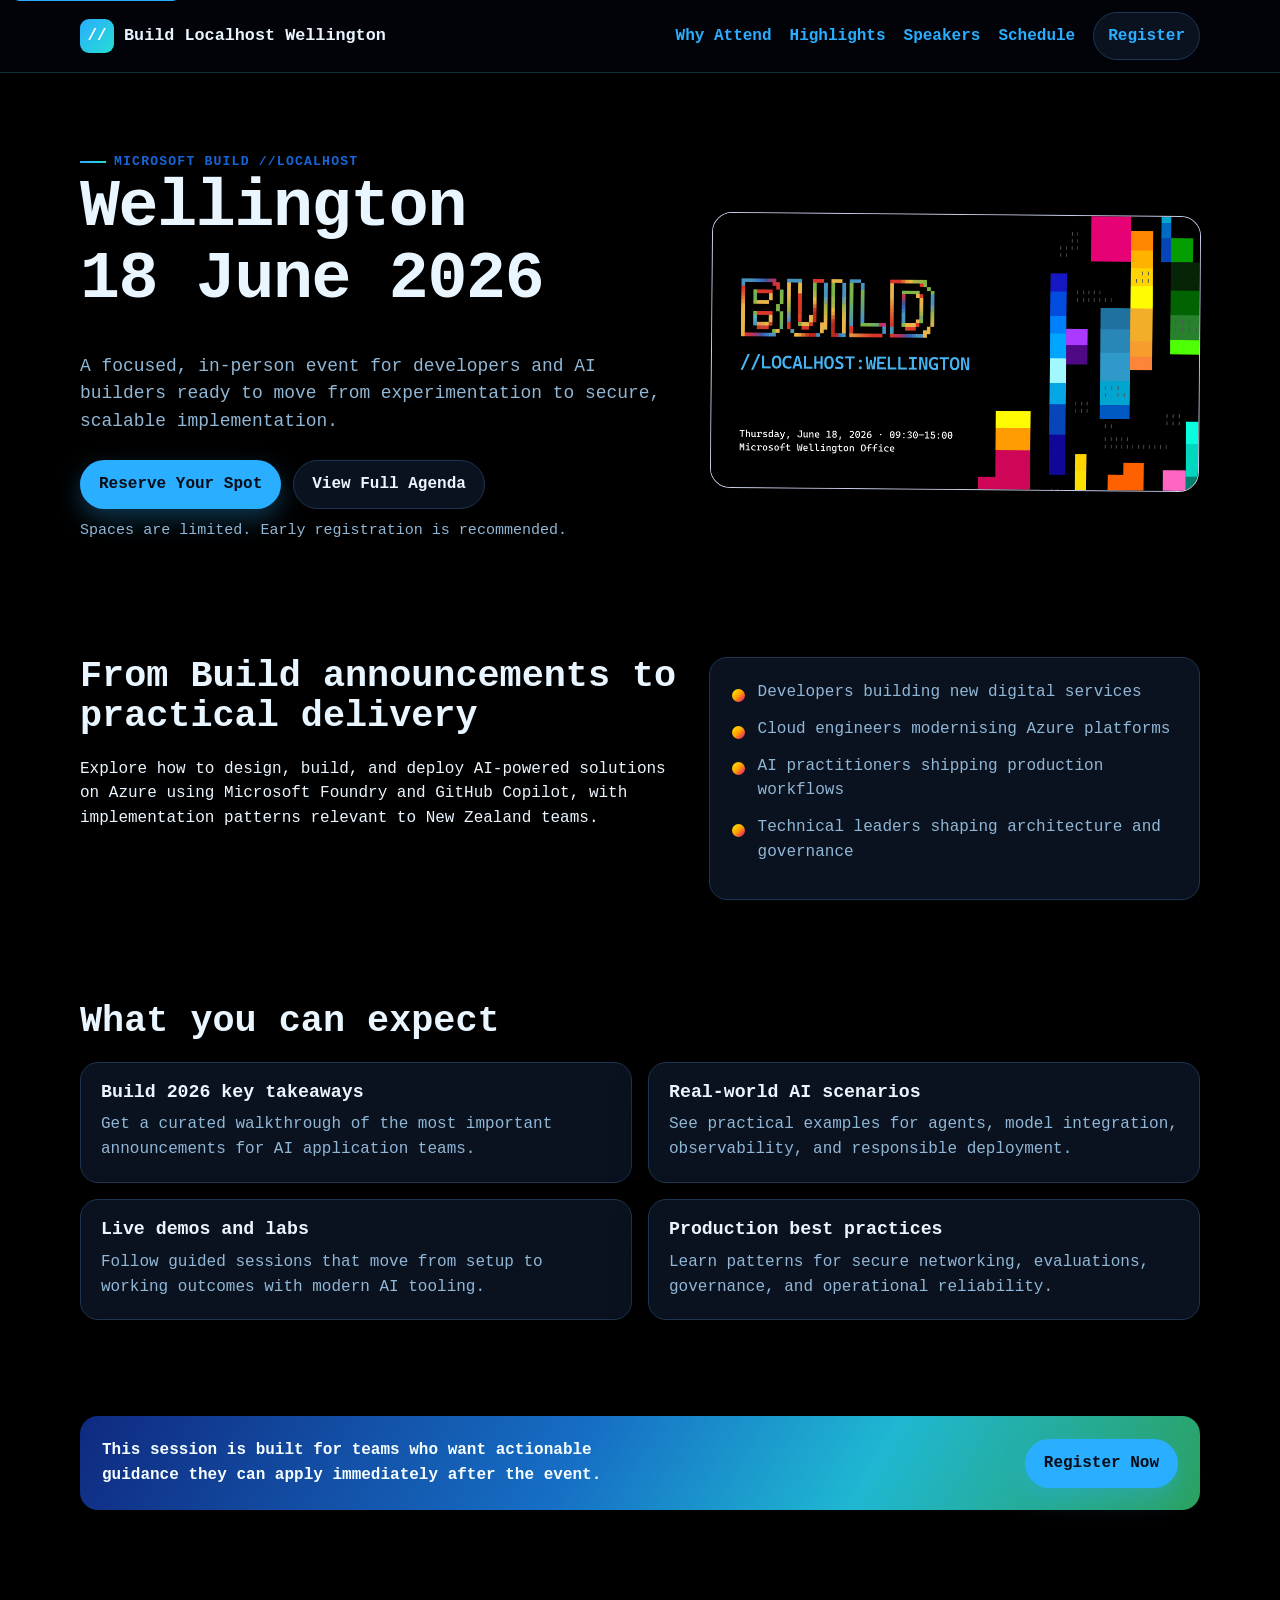
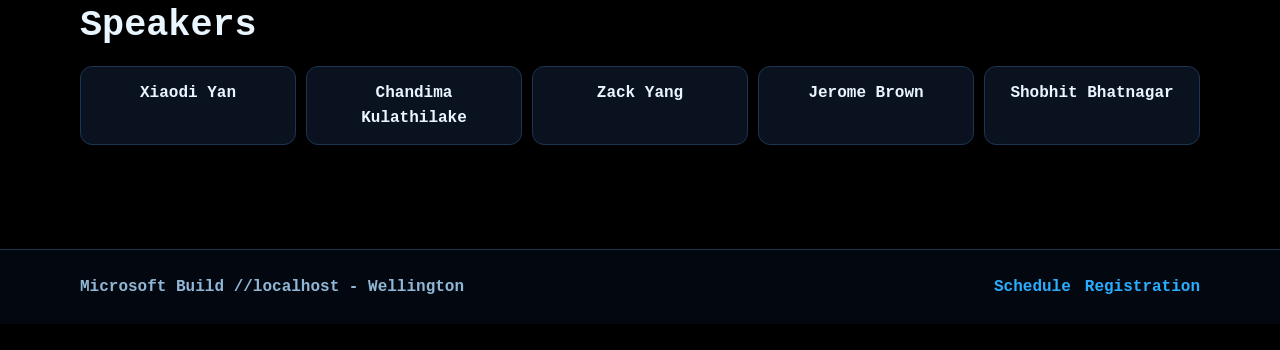
<file: docs/index.html>
<!doctype html>
<html lang="en">
  <head>
    <meta charset="utf-8" />
    <meta name="viewport" content="width=device-width, initial-scale=1" />
    <title>Microsoft Build //localhost - Wellington | 18 June 2026</title>
    <meta
      name="description"
      content="Join the Wellington AI community for Microsoft Build //localhost on 18 June 2026. Learn practical AI app development with Azure, Microsoft Foundry, and GitHub Copilot."
    />
    <meta property="og:title" content="Microsoft Build //localhost - Wellington" />
    <meta
      property="og:description"
      content="A focused in-person event for developers, cloud engineers, and AI practitioners moving from prototype to production."
    />
    <meta property="og:type" content="website" />
    <meta property="og:image" content="assets/images/build-localhost-landscape.png" />
    <meta property="og:url" content="https://<your-org>.github.io/<your-repo>/" />
    <link rel="preconnect" href="https://fonts.googleapis.com" />
    <link rel="preconnect" href="https://fonts.gstatic.com" crossorigin />
    <link
      href="https://fonts.googleapis.com/css2?family=IBM+Plex+Sans:wght@400;500;600;700&family=Space+Grotesk:wght@600;700&display=swap"
      rel="stylesheet"
    />
    <link rel="stylesheet" href="assets/css/style.css" />
  </head>
  <body>
    <a class="skip-link" href="#main">Skip to content</a>

    <header class="site-header">
      <div class="shell nav-wrap">
        <a class="brand" href="index.html" aria-label="Build Localhost Wellington home">
          <span class="brand-mark" aria-hidden="true">//</span>
          <span class="brand-text">Build Localhost Wellington</span>
        </a>

        <button class="nav-toggle" aria-expanded="false" aria-controls="site-nav" aria-label="Open menu">
          Menu
        </button>

        <nav id="site-nav" class="site-nav" aria-label="Primary">
          <a href="#why">Why Attend</a>
          <a href="#highlights">Highlights</a>
          <a href="#speakers">Speakers</a>
          <a href="schedule.html">Schedule</a>
          <a class="btn btn-quiet" href="https://developer.microsoft.com/en-us/reactor/events/27230/" target="_blank" rel="noreferrer">Register</a>
        </nav>
      </div>
    </header>

    <main id="main">
      <section class="hero">
        <div class="hero-bg" aria-hidden="true"></div>
        <div class="shell hero-grid">
          <div class="hero-copy">
            <p class="kicker">Microsoft Build //localhost</p>
            <h1>Wellington<br />18 June 2026</h1>
            <p class="lead">
              A focused, in-person event for developers and AI builders ready to move from experimentation
              to secure, scalable implementation.
            </p>
            <div class="hero-cta">
              <a class="btn btn-primary" href="https://developer.microsoft.com/en-us/reactor/events/27230/" target="_blank" rel="noreferrer">Reserve Your Spot</a>
              <a class="btn btn-ghost" href="schedule.html">View Full Agenda</a>
            </div>
            <p class="subtle">Spaces are limited. Early registration is recommended.</p>
          </div>
          <figure class="hero-image-card">
            <img src="assets/images/build-localhost-landscape.png" alt="Microsoft Build Localhost Wellington event graphic" />
          </figure>
        </div>
      </section>

      <section id="why" class="section section-soft">
        <div class="shell two-col">
          <div>
            <h2>From Build announcements to practical delivery</h2>
            <p>
              Explore how to design, build, and deploy AI-powered solutions on Azure using Microsoft Foundry
              and GitHub Copilot, with implementation patterns relevant to New Zealand teams.
            </p>
          </div>
          <ul class="check-list" aria-label="Target audience">
            <li>Developers building new digital services</li>
            <li>Cloud engineers modernising Azure platforms</li>
            <li>AI practitioners shipping production workflows</li>
            <li>Technical leaders shaping architecture and governance</li>
          </ul>
        </div>
      </section>

      <section id="highlights" class="section">
        <div class="shell">
          <h2>What you can expect</h2>
          <div class="card-grid">
            <article class="feature-card">
              <h3>Build 2026 key takeaways</h3>
              <p>Get a curated walkthrough of the most important announcements for AI application teams.</p>
            </article>
            <article class="feature-card">
              <h3>Real-world AI scenarios</h3>
              <p>See practical examples for agents, model integration, observability, and responsible deployment.</p>
            </article>
            <article class="feature-card">
              <h3>Live demos and labs</h3>
              <p>Follow guided sessions that move from setup to working outcomes with modern AI tooling.</p>
            </article>
            <article class="feature-card">
              <h3>Production best practices</h3>
              <p>Learn patterns for secure networking, evaluations, governance, and operational reliability.</p>
            </article>
          </div>
        </div>
      </section>

      <section class="section section-band">
        <div class="shell band-layout">
          <p class="band-text">
            This session is built for teams who want actionable guidance they can apply immediately after the event.
          </p>
          <a class="btn btn-primary" href="https://developer.microsoft.com/en-us/reactor/events/27230/" target="_blank" rel="noreferrer">Register Now</a>
        </div>
      </section>

      <section id="speakers" class="section">
        <div class="shell">
          <h2>Speakers</h2>
          <ul class="speaker-list" aria-label="Event speakers">
            <li>Xiaodi Yan</li>
            <li>Chandima Kulathilake</li>
            <li>Zack Yang</li>
            <li>Jerome Brown</li>
            <li>Shobhit Bhatnagar</li>
          </ul>
        </div>
      </section>
    </main>

    <footer class="site-footer">
      <div class="shell footer-layout">
        <p>Microsoft Build //localhost - Wellington</p>
        <div class="footer-links">
          <a href="schedule.html">Schedule</a>
          <a href="https://developer.microsoft.com/en-us/reactor/events/27230/" target="_blank" rel="noreferrer">Registration</a>
        </div>
      </div>
    </footer>

    <script src="assets/js/main.js"></script>
  </body>
</html>
</file>
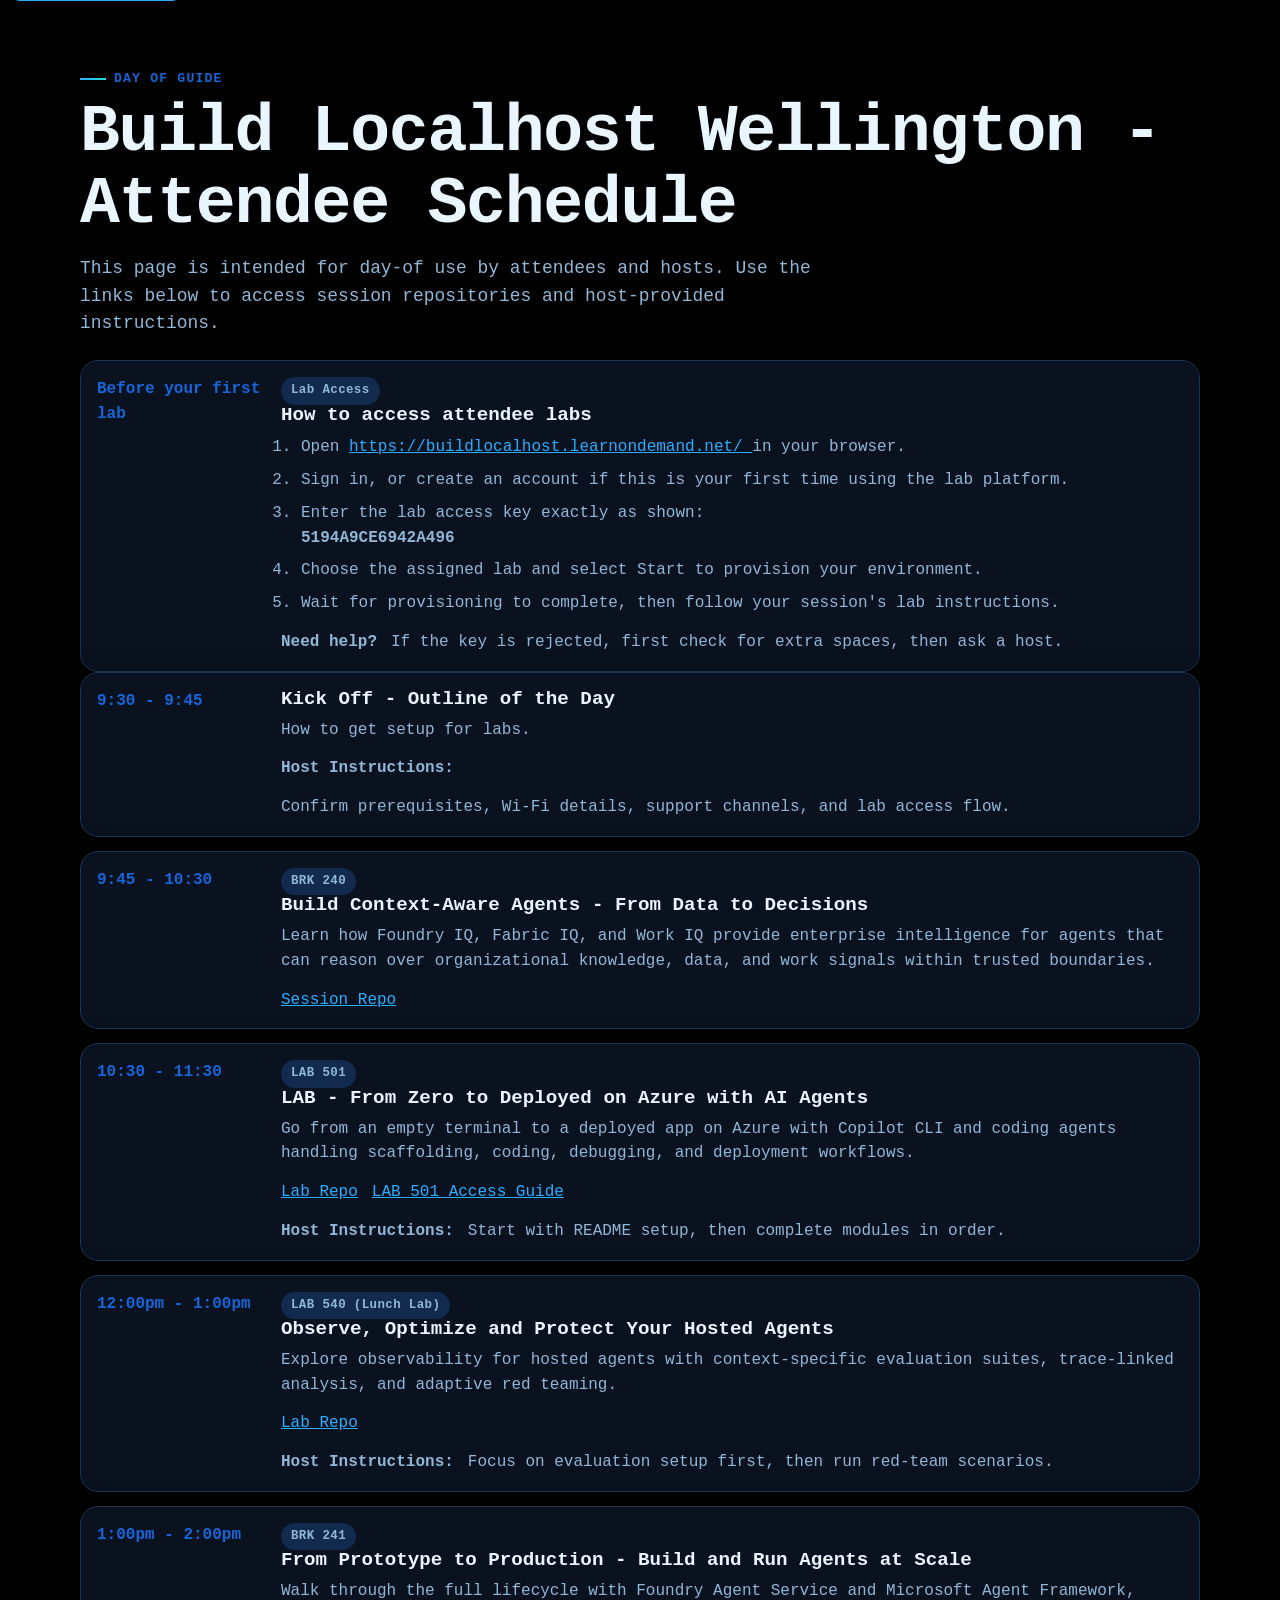
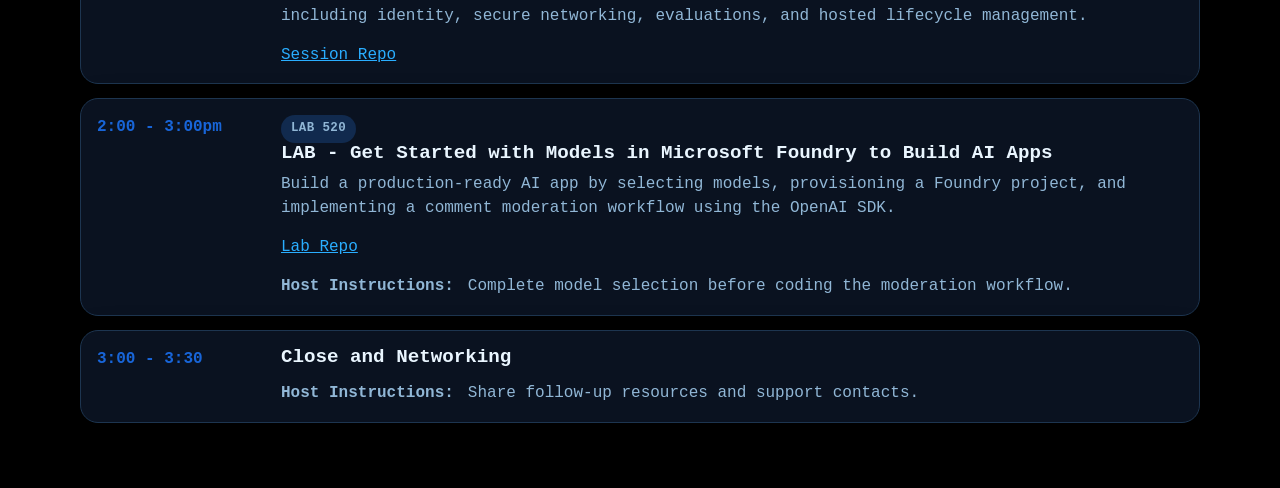
<file: docs/day.html>
<!doctype html>
<html lang="en">
  <head>
    <meta charset="utf-8" />
    <meta name="viewport" content="width=device-width, initial-scale=1" />
    <title>Day Guide | Build Localhost Wellington</title>
    <meta
      name="description"
      content="Attendee day-of schedule for Build Localhost Wellington, including lab repositories and host instructions."
    />
    <link rel="preconnect" href="https://fonts.googleapis.com" />
    <link rel="preconnect" href="https://fonts.gstatic.com" crossorigin />
    <link
      href="https://fonts.googleapis.com/css2?family=IBM+Plex+Sans:wght@400;500;600;700&family=Space+Grotesk:wght@600;700&display=swap"
      rel="stylesheet"
    />
    <link rel="stylesheet" href="assets/css/style.css" />
  </head>
  <body>
    <a class="skip-link" href="#main">Skip to content</a>

    <main id="main" class="section">
      <div class="shell">
        <p class="kicker">Day Of Guide</p>
        <h1 class="page-title">Build Localhost Wellington - Attendee Schedule</h1>
        <p class="lead compact">
          This page is intended for day-of use by attendees and hosts. Use the links below to access session
          repositories and host-provided instructions.
        </p>

        <section id="lab-access" class="agenda" aria-label="Lab access">
          <article class="session-card" data-type="other">
            <div class="session-time">Before your first lab</div>
            <div class="session-main">
              <p class="tag">Lab Access</p>
              <h2>How to access attendee labs</h2>
              <ol class="lab-steps">
                <li>
                  Open
                  <a href="https://buildlocalhost.learnondemand.net/" target="_blank" rel="noreferrer">
                    https://buildlocalhost.learnondemand.net/
                  </a>
                  in your browser.
                </li>
                <li>Sign in, or create an account if this is your first time using the lab platform.</li>
                <li>
                  Enter the lab access key exactly as shown:<br />
                  <strong>5194A9CE6942A496</strong>
                </li>
                <li>Choose the assigned lab and select Start to provision your environment.</li>
                <li>Wait for provisioning to complete, then follow your session's lab instructions.</li>
              </ol>
              <p class="session-links">
                <strong>Need help?</strong> If the key is rejected, first check for extra spaces, then ask a host.
              </p>
            </div>
          </article>
        </section>

        <section class="agenda" aria-label="Day schedule">
          <article class="session-card" data-type="other">
            <div class="session-time">9:30 - 9:45</div>
            <div class="session-main">
              <h2>Kick Off - Outline of the Day</h2>
              <p>How to get setup for labs.</p>
              <p class="session-links">
                <strong>Host Instructions:</strong> Confirm prerequisites, Wi-Fi details, support channels, and lab access flow.
              </p>
            </div>
          </article>

          <article class="session-card" data-type="brk">
            <div class="session-time">9:45 - 10:30</div>
            <div class="session-main">
              <p class="tag">BRK 240</p>
              <h2>Build Context-Aware Agents - From Data to Decisions</h2>
              <p>
                Learn how Foundry IQ, Fabric IQ, and Work IQ provide enterprise intelligence for agents that can
                reason over organizational knowledge, data, and work signals within trusted boundaries.
              </p>
              <p class="session-links">
                <a href="https://aka.ms/build26/BRK240" target="_blank" rel="noreferrer">Session Repo</a>
              </p>
            </div>
          </article>

          <article class="session-card" data-type="lab">
            <div class="session-time">10:30 - 11:30</div>
            <div class="session-main">
              <p class="tag">LAB 501</p>
              <h2>LAB - From Zero to Deployed on Azure with AI Agents</h2>
              <p>
                Go from an empty terminal to a deployed app on Azure with Copilot CLI and coding agents handling
                scaffolding, coding, debugging, and deployment workflows.
              </p>
              <p class="session-links">
                <a href="https://github.com/microsoft/Build26-LAB501-from-zero-to-deployed-on-azure-with-ai-agents" target="_blank" rel="noreferrer">Lab Repo</a>
                <a href="lab501.html">LAB 501 Access Guide</a>
              </p>
              <p class="session-links">
                <strong>Host Instructions:</strong> Start with README setup, then complete modules in order.
              </p>
            </div>
          </article>

          <article class="session-card" data-type="lab">
            <div class="session-time">12:00pm - 1:00pm</div>
            <div class="session-main">
              <p class="tag">LAB 540 (Lunch Lab)</p>
              <h2>Observe, Optimize and Protect Your Hosted Agents</h2>
              <p>
                Explore observability for hosted agents with context-specific evaluation suites, trace-linked
                analysis, and adaptive red teaming.
              </p>
              <p class="session-links">
                <a href="https://aka.ms/build26/LAB540" target="_blank" rel="noreferrer">Lab Repo</a>
              </p>
              <p class="session-links">
                <strong>Host Instructions:</strong> Focus on evaluation setup first, then run red-team scenarios.
              </p>
            </div>
          </article>

          <article class="session-card" data-type="brk">
            <div class="session-time">1:00pm - 2:00pm</div>
            <div class="session-main">
              <p class="tag">BRK 241</p>
              <h2>From Prototype to Production - Build and Run Agents at Scale</h2>
              <p>
                Walk through the full lifecycle with Foundry Agent Service and Microsoft Agent Framework, including
                identity, secure networking, evaluations, and hosted lifecycle management.
              </p>
              <p class="session-links">
                <a href="https://aka.ms/build26/BRK241" target="_blank" rel="noreferrer">Session Repo</a>
              </p>
            </div>
          </article>

          <article class="session-card" data-type="lab">
            <div class="session-time">2:00 - 3:00pm</div>
            <div class="session-main">
              <p class="tag">LAB 520</p>
              <h2>LAB - Get Started with Models in Microsoft Foundry to Build AI Apps</h2>
              <p>
                Build a production-ready AI app by selecting models, provisioning a Foundry project, and implementing
                a comment moderation workflow using the OpenAI SDK.
              </p>
              <p class="session-links">
                <a href="https://aka.ms/build26/LAB520" target="_blank" rel="noreferrer">Lab Repo</a>
              </p>
              <p class="session-links">
                <strong>Host Instructions:</strong> Complete model selection before coding the moderation workflow.
              </p>
            </div>
          </article>

          <article class="session-card" data-type="other">
            <div class="session-time">3:00 - 3:30</div>
            <div class="session-main">
              <h2>Close and Networking</h2>
              <p class="session-links">
                <strong>Host Instructions:</strong> Share follow-up resources and support contacts.
              </p>
            </div>
          </article>
        </section>
      </div>
    </main>
  </body>
</html>
</file>
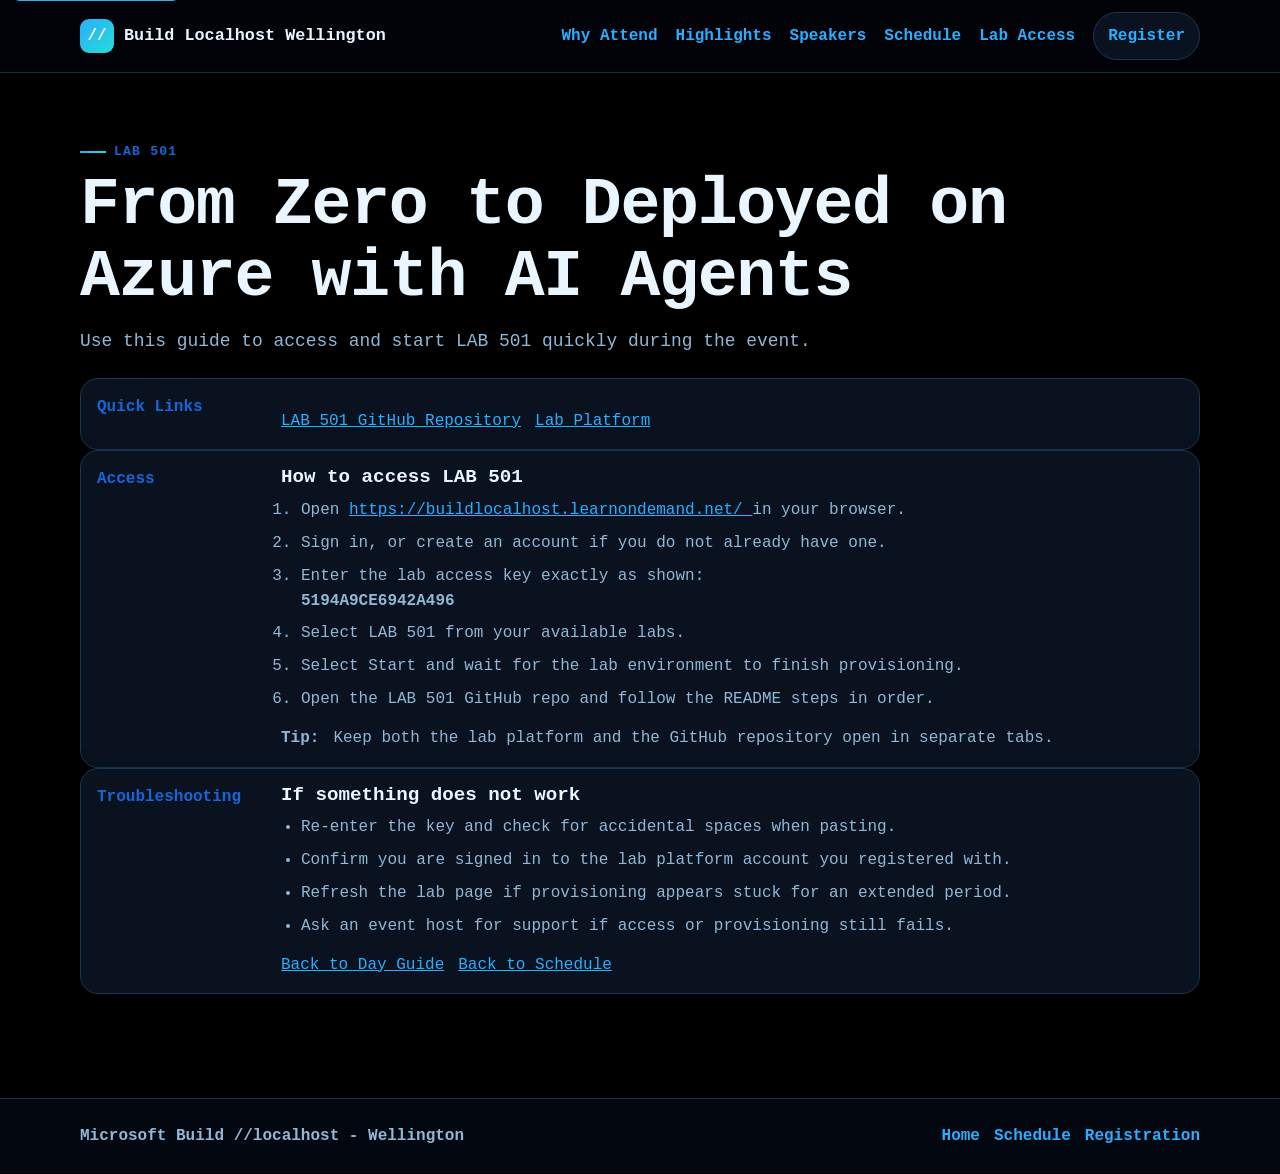
<file: docs/lab501.html>
<!doctype html>
<html lang="en">
  <head>
    <meta charset="utf-8" />
    <meta name="viewport" content="width=device-width, initial-scale=1" />
    <title>LAB 501 Guide | Build Localhost Wellington</title>
    <meta
      name="description"
      content="Attendee guide for LAB 501 at Build Localhost Wellington, including access steps, key links, and setup flow."
    />
    <link rel="preconnect" href="https://fonts.googleapis.com" />
    <link rel="preconnect" href="https://fonts.gstatic.com" crossorigin />
    <link
      href="https://fonts.googleapis.com/css2?family=IBM+Plex+Sans:wght@400;500;600;700&family=Space+Grotesk:wght@600;700&display=swap"
      rel="stylesheet"
    />
    <link rel="stylesheet" href="assets/css/style.css" />
  </head>
  <body>
    <a class="skip-link" href="#main">Skip to content</a>

    <header class="site-header">
      <div class="shell nav-wrap">
        <a class="brand" href="index.html" aria-label="Build Localhost Wellington home">
          <span class="brand-mark" aria-hidden="true">//</span>
          <span class="brand-text">Build Localhost Wellington</span>
        </a>

        <button class="nav-toggle" aria-expanded="false" aria-controls="site-nav" aria-label="Open menu">
          Menu
        </button>

        <nav id="site-nav" class="site-nav" aria-label="Primary">
          <a href="index.html#why">Why Attend</a>
          <a href="index.html#highlights">Highlights</a>
          <a href="index.html#speakers">Speakers</a>
          <a href="schedule.html">Schedule</a>
          <a href="day.html#lab-access">Lab Access</a>
          <a class="btn btn-quiet" href="https://developer.microsoft.com/en-us/reactor/events/27230/" target="_blank" rel="noreferrer">Register</a>
        </nav>
      </div>
    </header>

    <main id="main" class="section">
      <div class="shell">
        <p class="kicker">LAB 501</p>
        <h1 class="page-title">From Zero to Deployed on Azure with AI Agents</h1>
        <p class="lead compact">
          Use this guide to access and start LAB 501 quickly during the event.
        </p>

        <section class="agenda" aria-label="LAB 501 quick links">
          <article class="session-card" data-type="lab">
            <div class="session-time">Quick Links</div>
            <div class="session-main">
              <p class="session-links">
                <a href="https://github.com/microsoft/Build26-LAB501-from-zero-to-deployed-on-azure-with-ai-agents" target="_blank" rel="noreferrer">LAB 501 GitHub Repository</a>
                <a href="https://buildlocalhost.learnondemand.net/" target="_blank" rel="noreferrer">Lab Platform</a>
              </p>
            </div>
          </article>
        </section>

        <section class="agenda" aria-label="LAB 501 access steps">
          <article class="session-card" data-type="lab">
            <div class="session-time">Access</div>
            <div class="session-main">
              <h2>How to access LAB 501</h2>
              <ol class="lab-steps">
                <li>
                  Open
                  <a href="https://buildlocalhost.learnondemand.net/" target="_blank" rel="noreferrer">
                    https://buildlocalhost.learnondemand.net/
                  </a>
                  in your browser.
                </li>
                <li>Sign in, or create an account if you do not already have one.</li>
                <li>
                  Enter the lab access key exactly as shown:<br />
                  <strong>5194A9CE6942A496</strong>
                </li>
                <li>Select LAB 501 from your available labs.</li>
                <li>Select Start and wait for the lab environment to finish provisioning.</li>
                <li>Open the LAB 501 GitHub repo and follow the README steps in order.</li>
              </ol>
              <p class="session-links">
                <strong>Tip:</strong> Keep both the lab platform and the GitHub repository open in separate tabs.
              </p>
            </div>
          </article>
        </section>

        <section class="agenda" aria-label="LAB 501 troubleshooting">
          <article class="session-card" data-type="other">
            <div class="session-time">Troubleshooting</div>
            <div class="session-main">
              <h2>If something does not work</h2>
              <ul class="lab-steps">
                <li>Re-enter the key and check for accidental spaces when pasting.</li>
                <li>Confirm you are signed in to the lab platform account you registered with.</li>
                <li>Refresh the lab page if provisioning appears stuck for an extended period.</li>
                <li>Ask an event host for support if access or provisioning still fails.</li>
              </ul>
              <p class="session-links">
                <a href="day.html">Back to Day Guide</a>
                <a href="schedule.html">Back to Schedule</a>
              </p>
            </div>
          </article>
        </section>
      </div>
    </main>

    <footer class="site-footer">
      <div class="shell footer-layout">
        <p>Microsoft Build //localhost - Wellington</p>
        <div class="footer-links">
          <a href="index.html">Home</a>
          <a href="schedule.html">Schedule</a>
          <a href="https://developer.microsoft.com/en-us/reactor/events/27230/" target="_blank" rel="noreferrer">Registration</a>
        </div>
      </div>
    </footer>

    <script src="assets/js/main.js"></script>
  </body>
</html>
</file>
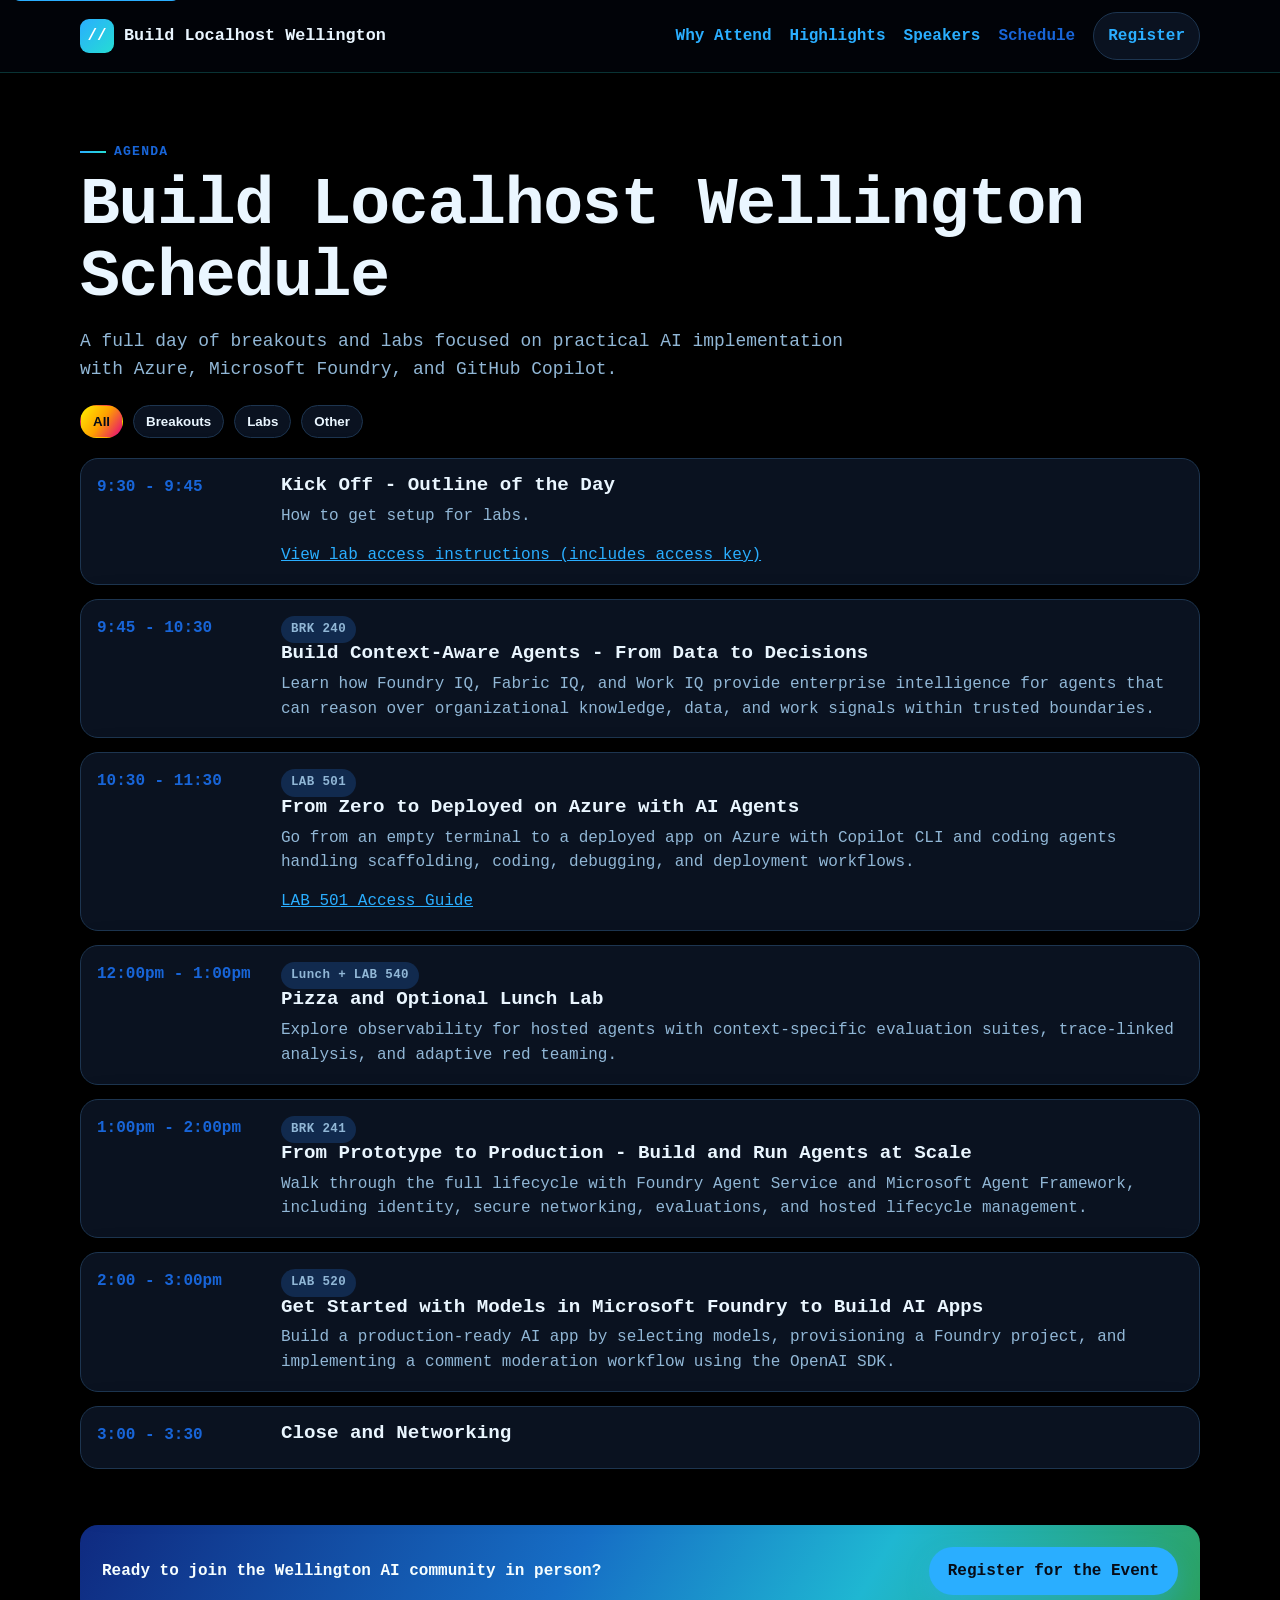
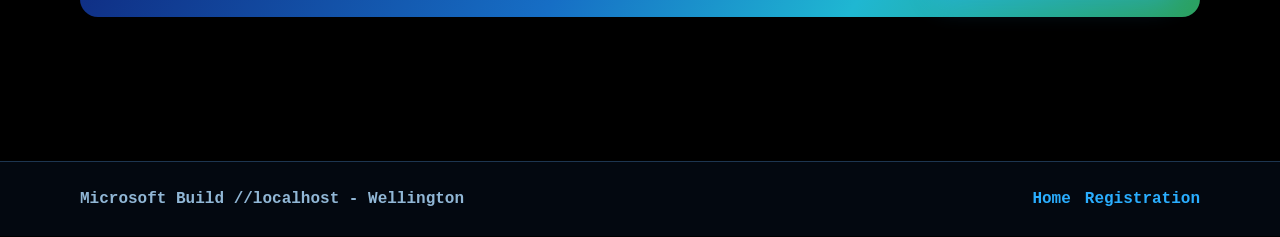
<file: docs/schedule.html>
<!doctype html>
<html lang="en">
  <head>
    <meta charset="utf-8" />
    <meta name="viewport" content="width=device-width, initial-scale=1" />
    <title>Schedule | Microsoft Build //localhost - Wellington</title>
    <meta
      name="description"
      content="Full event agenda for Microsoft Build //localhost Wellington, including session topics and lab details."
    />
    <link rel="preconnect" href="https://fonts.googleapis.com" />
    <link rel="preconnect" href="https://fonts.gstatic.com" crossorigin />
    <link
      href="https://fonts.googleapis.com/css2?family=IBM+Plex+Sans:wght@400;500;600;700&family=Space+Grotesk:wght@600;700&display=swap"
      rel="stylesheet"
    />
    <link rel="stylesheet" href="assets/css/style.css" />
  </head>
  <body>
    <a class="skip-link" href="#main">Skip to content</a>

    <header class="site-header">
      <div class="shell nav-wrap">
        <a class="brand" href="index.html" aria-label="Build Localhost Wellington home">
          <span class="brand-mark" aria-hidden="true">//</span>
          <span class="brand-text">Build Localhost Wellington</span>
        </a>

        <button class="nav-toggle" aria-expanded="false" aria-controls="site-nav" aria-label="Open menu">
          Menu
        </button>

        <nav id="site-nav" class="site-nav" aria-label="Primary">
          <a href="index.html#why">Why Attend</a>
          <a href="index.html#highlights">Highlights</a>
          <a href="index.html#speakers">Speakers</a>
          <a href="schedule.html" aria-current="page">Schedule</a>
          <a class="btn btn-quiet" href="https://developer.microsoft.com/en-us/reactor/events/27230/" target="_blank" rel="noreferrer">Register</a>
        </nav>
      </div>
    </header>

    <main id="main" class="section">
      <div class="shell">
        <p class="kicker">Agenda</p>
        <h1 class="page-title">Build Localhost Wellington Schedule</h1>
        <p class="lead compact">
          A full day of breakouts and labs focused on practical AI implementation with Azure, Microsoft Foundry,
          and GitHub Copilot.
        </p>

        <div class="filter-row" role="group" aria-label="Filter sessions">
          <button class="filter-btn is-active" data-filter="all">All</button>
          <button class="filter-btn" data-filter="brk">Breakouts</button>
          <button class="filter-btn" data-filter="lab">Labs</button>
          <button class="filter-btn" data-filter="other">Other</button>
        </div>

        <section class="agenda" aria-label="Event sessions">
          <article class="session-card" data-type="other">
            <div class="session-time">9:30 - 9:45</div>
            <div class="session-main">
              <h2>Kick Off - Outline of the Day</h2>
              <p>How to get setup for labs.</p>
              <p class="session-links">
                <a href="day.html#lab-access">View lab access instructions (includes access key)</a>
              </p>
            </div>
          </article>

          <article class="session-card" data-type="brk">
            <div class="session-time">9:45 - 10:30</div>
            <div class="session-main">
              <p class="tag">BRK 240</p>
              <h2>Build Context-Aware Agents - From Data to Decisions</h2>
              <p>
                Learn how Foundry IQ, Fabric IQ, and Work IQ provide enterprise intelligence for agents that can
                reason over organizational knowledge, data, and work signals within trusted boundaries.
              </p>
            </div>
          </article>

          <article class="session-card" data-type="lab">
            <div class="session-time">10:30 - 11:30</div>
            <div class="session-main">
              <p class="tag">LAB 501</p>
              <h2>From Zero to Deployed on Azure with AI Agents</h2>
              <p>
                Go from an empty terminal to a deployed app on Azure with Copilot CLI and coding agents handling
                scaffolding, coding, debugging, and deployment workflows.
              </p>
              <p class="session-links">
                <a href="lab501.html">LAB 501 Access Guide</a>
              </p>
            </div>
          </article>

          <article class="session-card" data-type="lab">
            <div class="session-time">12:00pm - 1:00pm</div>
            <div class="session-main">
              <p class="tag">Lunch + LAB 540</p>
              <h2>Pizza and Optional Lunch Lab</h2>
              <p>
                Explore observability for hosted agents with context-specific evaluation suites, trace-linked
                analysis, and adaptive red teaming.
              </p>
            </div>
          </article>

          <article class="session-card" data-type="brk">
            <div class="session-time">1:00pm - 2:00pm</div>
            <div class="session-main">
              <p class="tag">BRK 241</p>
              <h2>From Prototype to Production - Build and Run Agents at Scale</h2>
              <p>
                Walk through the full lifecycle with Foundry Agent Service and Microsoft Agent Framework, including
                identity, secure networking, evaluations, and hosted lifecycle management.
              </p>
            </div>
          </article>

          <article class="session-card" data-type="lab">
            <div class="session-time">2:00 - 3:00pm</div>
            <div class="session-main">
              <p class="tag">LAB 520</p>
              <h2>Get Started with Models in Microsoft Foundry to Build AI Apps</h2>
              <p>
                Build a production-ready AI app by selecting models, provisioning a Foundry project, and implementing
                a comment moderation workflow using the OpenAI SDK.
              </p>
            </div>
          </article>

          <article class="session-card" data-type="other">
            <div class="session-time">3:00 - 3:30</div>
            <div class="session-main">
              <h2>Close and Networking</h2>
            </div>
          </article>
        </section>

        <section class="section-band mini-band">
          <div class="band-layout">
            <p class="band-text">Ready to join the Wellington AI community in person?</p>
            <a class="btn btn-primary" href="https://developer.microsoft.com/en-us/reactor/events/27230/" target="_blank" rel="noreferrer">Register for the Event</a>
          </div>
        </section>
      </div>
    </main>

    <footer class="site-footer">
      <div class="shell footer-layout">
        <p>Microsoft Build //localhost - Wellington</p>
        <div class="footer-links">
          <a href="index.html">Home</a>
          <a href="https://developer.microsoft.com/en-us/reactor/events/27230/" target="_blank" rel="noreferrer">Registration</a>
        </div>
      </div>
    </footer>

    <script src="assets/js/main.js"></script>
  </body>
</html>
</file>
<file: docs/assets/css/style.css>
:root {
  --bg: #000000;
  --ink: #eaf6ff;
  --muted: #91b7d6;
  --surface: #0a1220;
  --line: #1d3550;
  --brand: #2aaeff;
  --brand-strong: #1865d8;
  --accent: #25ddd3;
  --warm: #ff9f00;
  --magenta: #e4007f;
  --yellow: #fff000;
  --green: #2eff00;
  --shadow: 0 20px 40px rgba(0, 0, 0, 0.45);
  --radius: 18px;
  --shell: min(1120px, 92vw);
  --font-title: "Cascadia Code", "Cascadia Mono", "Segoe UI Mono", Consolas, monospace;
}

* {
  box-sizing: border-box;
}

html,
body {
  margin: 0;
  padding: 0;
}

body {
  font-family: var(--font-title);
  color: var(--ink);
  background: var(--bg);
  line-height: 1.55;
}

img {
  max-width: 100%;
  height: auto;
  display: block;
}

a {
  color: var(--brand);
}

a:hover {
  color: var(--brand-strong);
}

.skip-link {
  position: absolute;
  top: -40px;
  left: 12px;
  background: var(--brand);
  color: #fff;
  padding: 8px 12px;
  border-radius: 8px;
  z-index: 1000;
}

.skip-link:focus {
  top: 12px;
}

.shell {
  width: var(--shell);
  margin-inline: auto;
}

.site-header {
  position: sticky;
  top: 0;
  z-index: 30;
  border-bottom: 1px solid rgba(37, 221, 211, 0.22);
  backdrop-filter: blur(8px);
  background: rgba(2, 4, 10, 0.88);
}

.nav-wrap {
  min-height: 72px;
  display: flex;
  align-items: center;
  justify-content: space-between;
  gap: 20px;
}

.brand {
  text-decoration: none;
  color: var(--ink);
  display: inline-flex;
  align-items: center;
  gap: 10px;
}

.brand-mark {
  display: inline-grid;
  place-items: center;
  width: 34px;
  aspect-ratio: 1;
  border-radius: 9px;
  color: #fff;
  background: linear-gradient(135deg, var(--brand), var(--accent));
  font-weight: 700;
}

.brand-text {
  font-family: var(--font-title);
  font-weight: 700;
  font-size: 1.05rem;
}

.site-nav {
  display: flex;
  align-items: center;
  gap: 18px;
}

.site-nav a {
  text-decoration: none;
  font-weight: 600;
}

.site-nav a[aria-current="page"] {
  color: var(--brand-strong);
}

.nav-toggle {
  display: none;
  border: 1px solid var(--line);
  background: var(--surface);
  color: var(--ink);
  border-radius: 10px;
  padding: 8px 10px;
  font-weight: 700;
}

.hero {
  position: relative;
  overflow: clip;
  padding: 74px 0 62px;
}

.hero-bg {
  position: absolute;
  inset: -30% -20% auto;
  height: 430px;
  background: none;
  pointer-events: none;
}

.hero-grid {
  position: relative;
  display: grid;
  grid-template-columns: 1.1fr 0.9fr;
  gap: 34px;
  align-items: center;
}

.kicker {
  display: inline-flex;
  align-items: center;
  gap: 8px;
  margin: 0;
  color: var(--brand-strong);
  text-transform: uppercase;
  font-size: 0.82rem;
  letter-spacing: 0.09em;
  font-weight: 700;
  font-family: var(--font-title);
}

.kicker::before {
  content: "";
  width: 26px;
  height: 2px;
  background: linear-gradient(90deg, var(--brand), var(--accent));
}

h1,
h2,
h3 {
  font-family: var(--font-title);
  line-height: 1.08;
  margin: 0 0 0.55em;
}

h1 {
  font-size: clamp(2.15rem, 5.2vw, 4.2rem);
  letter-spacing: -0.02em;
}

h2 {
  font-size: clamp(1.5rem, 3.2vw, 2.3rem);
}

h3 {
  font-size: 1.14rem;
}

p {
  margin-top: 0;
}

.lead {
  font-size: 1.12rem;
  color: var(--muted);
  max-width: 56ch;
}

.lead.compact {
  max-width: 72ch;
  margin-bottom: 22px;
}

.subtle {
  color: var(--muted);
  font-size: 0.94rem;
}

.hero-cta {
  display: flex;
  flex-wrap: wrap;
  gap: 12px;
  margin: 24px 0 10px;
}

.hero-image-card {
  margin: 0;
  border-radius: calc(var(--radius) + 2px);
  overflow: hidden;
  box-shadow: var(--shadow);
  border: 1px solid rgba(220, 226, 255, 0.9);
  transform: rotate(0.5deg);
}

.btn {
  text-decoration: none;
  display: inline-flex;
  align-items: center;
  justify-content: center;
  gap: 8px;
  border-radius: 999px;
  padding: 11px 18px;
  border: 1px solid transparent;
  font-weight: 700;
  transition: transform 120ms ease, box-shadow 160ms ease;
}

.btn:hover {
  transform: translateY(-1px);
}

.btn:focus-visible,
.nav-toggle:focus-visible,
.filter-btn:focus-visible {
  outline: 3px solid rgba(8, 178, 184, 0.4);
  outline-offset: 2px;
}

.btn-primary {
  color: #070c17;
  background: var(--brand);
  box-shadow: 0 10px 24px rgba(42, 174, 255, 0.3);
}

.btn-primary:hover {
  background: var(--brand-strong);
}

.btn-ghost {
  background: var(--surface);
  border-color: var(--line);
  color: var(--ink);
}

.btn-quiet {
  background: var(--surface);
  border-color: var(--line);
  padding-inline: 14px;
}

.section {
  padding: 64px 0;
}

.section-soft {
  padding: 38px 0;
}

.two-col {
  display: grid;
  grid-template-columns: 1.1fr 0.9fr;
  gap: 28px;
  align-items: start;
}

.check-list {
  list-style: none;
  margin: 0;
  padding: 22px;
  border-radius: var(--radius);
  background: var(--surface);
  border: 1px solid var(--line);
  box-shadow: var(--shadow);
}

.check-list li {
  position: relative;
  padding-left: 26px;
  margin: 0 0 12px;
  color: var(--muted);
}

.check-list li::before {
  content: "";
  position: absolute;
  top: 0.55em;
  left: 0;
  width: 13px;
  height: 13px;
  border-radius: 50%;
  background: linear-gradient(135deg, var(--yellow), var(--warm), var(--magenta));
}

.card-grid {
  display: grid;
  grid-template-columns: repeat(2, minmax(0, 1fr));
  gap: 16px;
}

.feature-card {
  padding: 20px;
  border-radius: var(--radius);
  border: 1px solid var(--line);
  background: var(--surface);
  box-shadow: var(--shadow);
}

.feature-card p {
  margin: 0;
  color: var(--muted);
}

.section-band {
  padding: 32px 0;
}

.band-layout {
  display: flex;
  align-items: center;
  justify-content: space-between;
  gap: 18px;
  padding: 22px;
  border-radius: var(--radius);
  color: #f6feff;
  background: linear-gradient(120deg, #0f2a80 0%, #166ec5 44%, #1fb7d2 70%, #2ca15f 100%);
}

.band-text {
  margin: 0;
  max-width: 52ch;
  font-weight: 600;
}

.speaker-list {
  display: grid;
  grid-template-columns: repeat(5, minmax(0, 1fr));
  gap: 10px;
  list-style: none;
  margin: 0;
  padding: 0;
}

.speaker-list li {
  border: 1px solid var(--line);
  background: var(--surface);
  border-radius: 12px;
  padding: 14px 12px;
  text-align: center;
  font-weight: 600;
}

.page-title {
  font-family: var(--font-title);
  margin-top: 8px;
  margin-bottom: 14px;
}

.filter-row {
  display: flex;
  flex-wrap: wrap;
  gap: 10px;
  margin-bottom: 20px;
}

.filter-btn {
  border: 1px solid var(--line);
  background: var(--surface);
  color: var(--ink);
  padding: 8px 12px;
  border-radius: 999px;
  font-weight: 700;
  cursor: pointer;
}

.filter-btn.is-active {
  color: #070c17;
  border-color: transparent;
  background: linear-gradient(125deg, var(--yellow), var(--warm), var(--magenta));
}

.agenda {
  display: grid;
  gap: 14px;
}

.session-card {
  display: grid;
  grid-template-columns: 170px 1fr;
  gap: 14px;
  align-items: start;
  background: var(--surface);
  border: 1px solid var(--line);
  border-radius: var(--radius);
  padding: 16px;
  box-shadow: var(--shadow);
}

.session-time {
  font-family: var(--font-title);
  font-weight: 700;
  color: var(--brand-strong);
}

.tag {
  margin: 0 0 6px;
  display: inline-block;
  border-radius: 999px;
  background: #112a4e;
  color: #6ec5ff;
  padding: 4px 10px;
  font-size: 0.78rem;
  font-weight: 700;
  letter-spacing: 0.03em;
}

.session-main h2 {
  font-size: 1.2rem;
  margin-bottom: 8px;
}

.session-main p {
  margin-bottom: 0;
  color: var(--muted);
}

.lab-steps {
  margin: 10px 0 0;
  padding-left: 20px;
  color: var(--muted);
}

.lab-steps li {
  margin-bottom: 8px;
}

.session-links {
  margin-top: 14px;
  display: flex;
  gap: 14px;
  flex-wrap: wrap;
}

.mini-band {
  margin-top: 24px;
  margin-bottom: 8px;
}

.site-footer {
  border-top: 1px solid var(--line);
  margin-top: 40px;
  background: rgba(4, 9, 18, 0.9);
}

.footer-layout {
  min-height: 74px;
  display: flex;
  align-items: center;
  justify-content: space-between;
  gap: 14px;
}

.footer-layout p {
  margin: 0;
  color: var(--muted);
  font-weight: 600;
}

.footer-links {
  display: flex;
  gap: 14px;
  align-items: center;
}

.footer-links a {
  text-decoration: none;
  font-weight: 700;
}

[hidden] {
  display: none !important;
}

@media (max-width: 960px) {
  .hero-grid,
  .two-col,
  .speaker-list {
    grid-template-columns: 1fr;
  }

  .speaker-list {
    grid-template-columns: repeat(2, minmax(0, 1fr));
  }

  .card-grid {
    grid-template-columns: 1fr;
  }

  .session-card {
    grid-template-columns: 1fr;
  }
}

@media (max-width: 760px) {
  .nav-toggle {
    display: inline-flex;
  }

  .site-nav {
    position: absolute;
    top: 72px;
    right: 4vw;
    left: 4vw;
    display: none;
    flex-direction: column;
    align-items: stretch;
    gap: 4px;
    padding: 12px;
    border-radius: 14px;
    border: 1px solid var(--line);
    box-shadow: var(--shadow);
    background: var(--surface);
  }

  .site-nav a {
    padding: 8px 4px;
  }

  .site-nav.is-open {
    display: flex;
  }

  .band-layout,
  .footer-layout {
    flex-direction: column;
    align-items: flex-start;
  }
}
</file>
